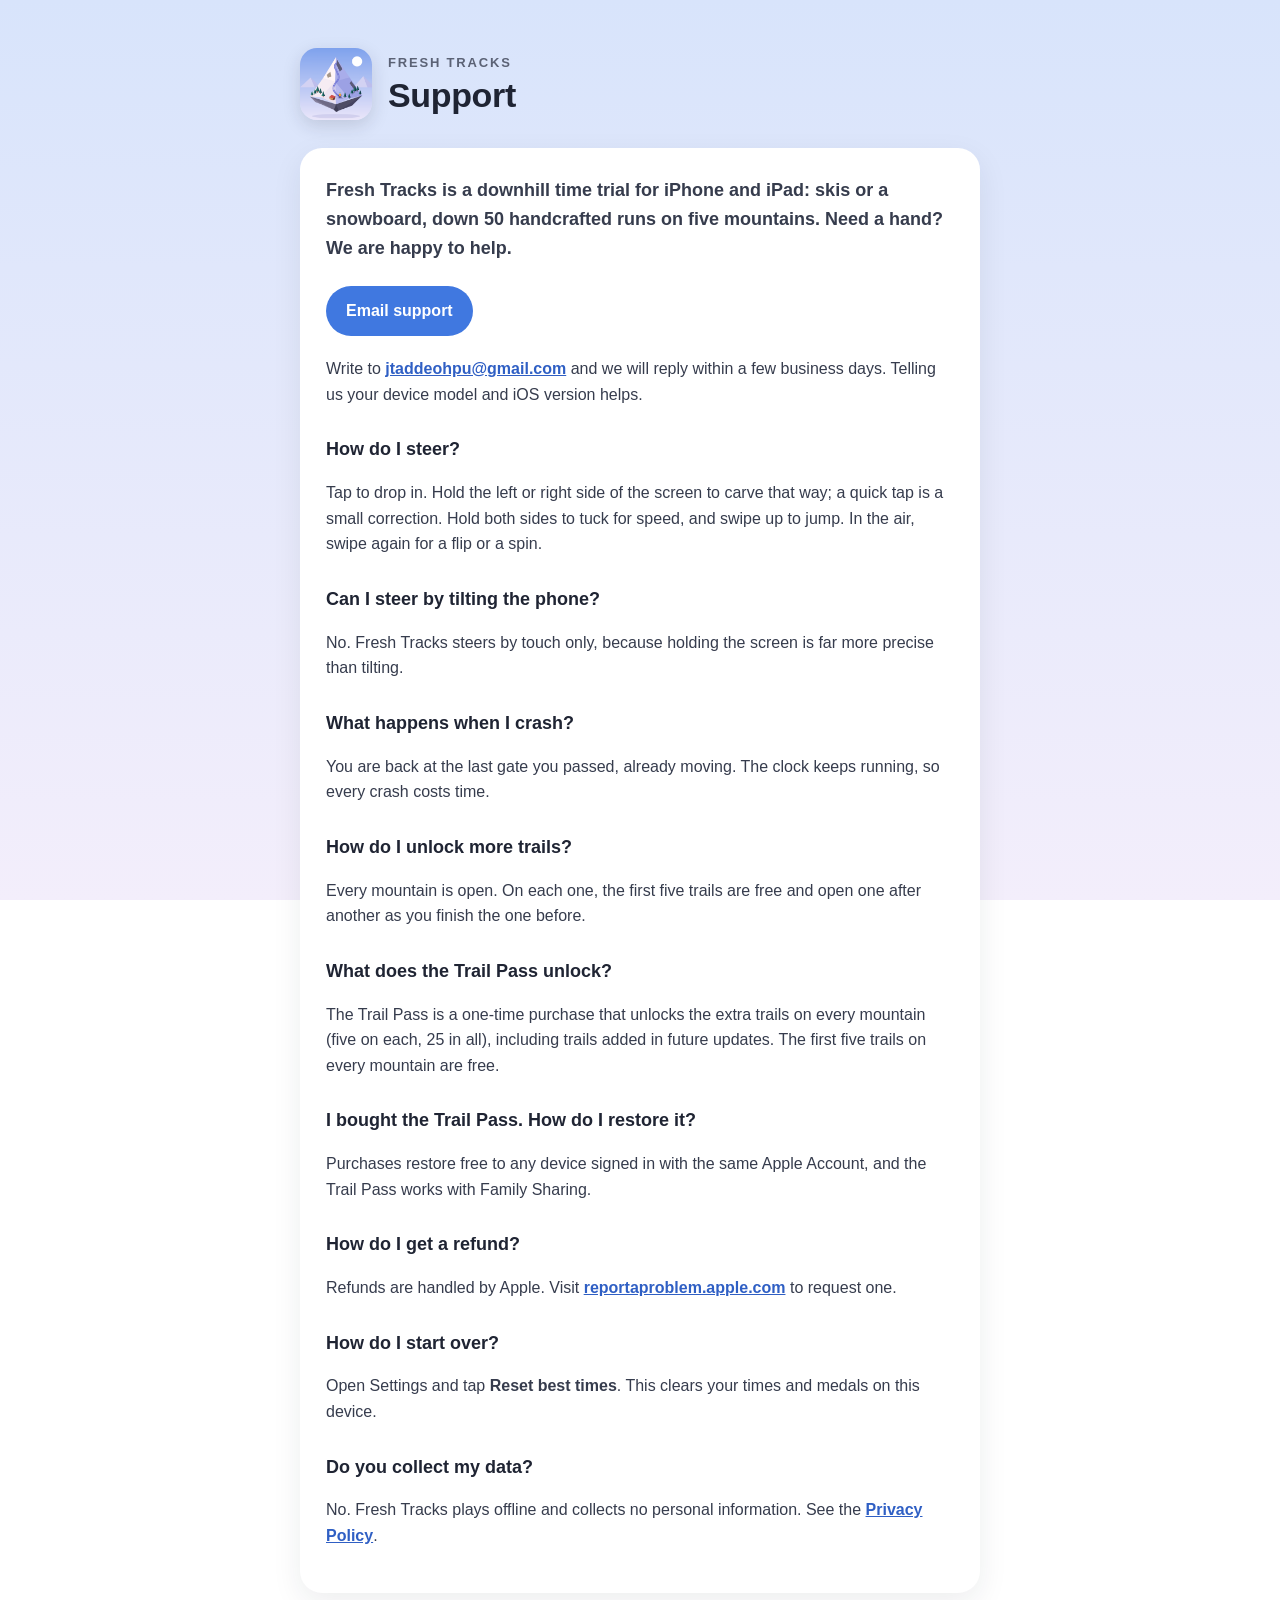
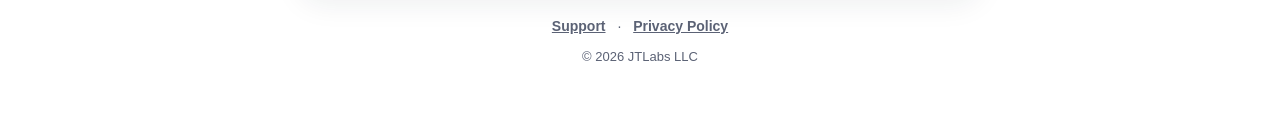
<file: index.html>
<!doctype html>
<html lang="en">
<head>
<meta charset="utf-8">
<meta name="viewport" content="width=device-width, initial-scale=1">
<title>Fresh Tracks · Support</title>
<link rel="icon" href="app-icon.png">
<link rel="stylesheet" href="style.css">
</head>
<body>
<div class="wrap">
<header>
  <img src="app-icon.png" alt="Fresh Tracks app icon">
  <div><div class="brand">Fresh Tracks</div><h1>Support</h1></div>
</header>
<div class="card">
<p class="lead">Fresh Tracks is a downhill time trial for iPhone and iPad: skis or a snowboard, down 50 handcrafted runs on five mountains. Need a hand? We are happy to help.</p>
<a class="btn" href="mailto:jtaddeohpu@gmail.com?subject=Fresh%20Tracks%20Support">Email support</a>
<p>Write to <a href="mailto:jtaddeohpu@gmail.com">jtaddeohpu@gmail.com</a> and we will reply within a few business days. Telling us your device model and iOS version helps.</p>

<h2>How do I steer?</h2>
<p>Tap to drop in. Hold the left or right side of the screen to carve that way; a quick tap is a small correction. Hold both sides to tuck for speed, and swipe up to jump. In the air, swipe again for a flip or a spin.</p>

<h2>Can I steer by tilting the phone?</h2>
<p>No. Fresh Tracks steers by touch only, because holding the screen is far more precise than tilting.</p>

<h2>What happens when I crash?</h2>
<p>You are back at the last gate you passed, already moving. The clock keeps running, so every crash costs time.</p>

<h2>How do I unlock more trails?</h2>
<p>Every mountain is open. On each one, the first five trails are free and open one after another as you finish the one before.</p>

<h2>What does the Trail Pass unlock?</h2>
<p>The Trail Pass is a one-time purchase that unlocks the extra trails on every mountain (five on each, 25 in all), including trails added in future updates. The first five trails on every mountain are free.</p>

<h2>I bought the Trail Pass. How do I restore it?</h2>
<p>Purchases restore free to any device signed in with the same Apple Account, and the Trail Pass works with Family Sharing.</p>

<h2>How do I get a refund?</h2>
<p>Refunds are handled by Apple. Visit <a href="https://reportaproblem.apple.com">reportaproblem.apple.com</a> to request one.</p>

<h2>How do I start over?</h2>
<p>Open Settings and tap <strong>Reset best times</strong>. This clears your times and medals on this device.</p>

<h2>Do you collect my data?</h2>
<p>No. Fresh Tracks plays offline and collects no personal information. See the <a href="privacy-policy.html">Privacy Policy</a>.</p>
</div>
<nav><a href="index.html">Support</a> · <a href="privacy-policy.html">Privacy Policy</a></nav>
<footer>© 2026 JTLabs LLC</footer>
</div>
</body>
</html>
</file>
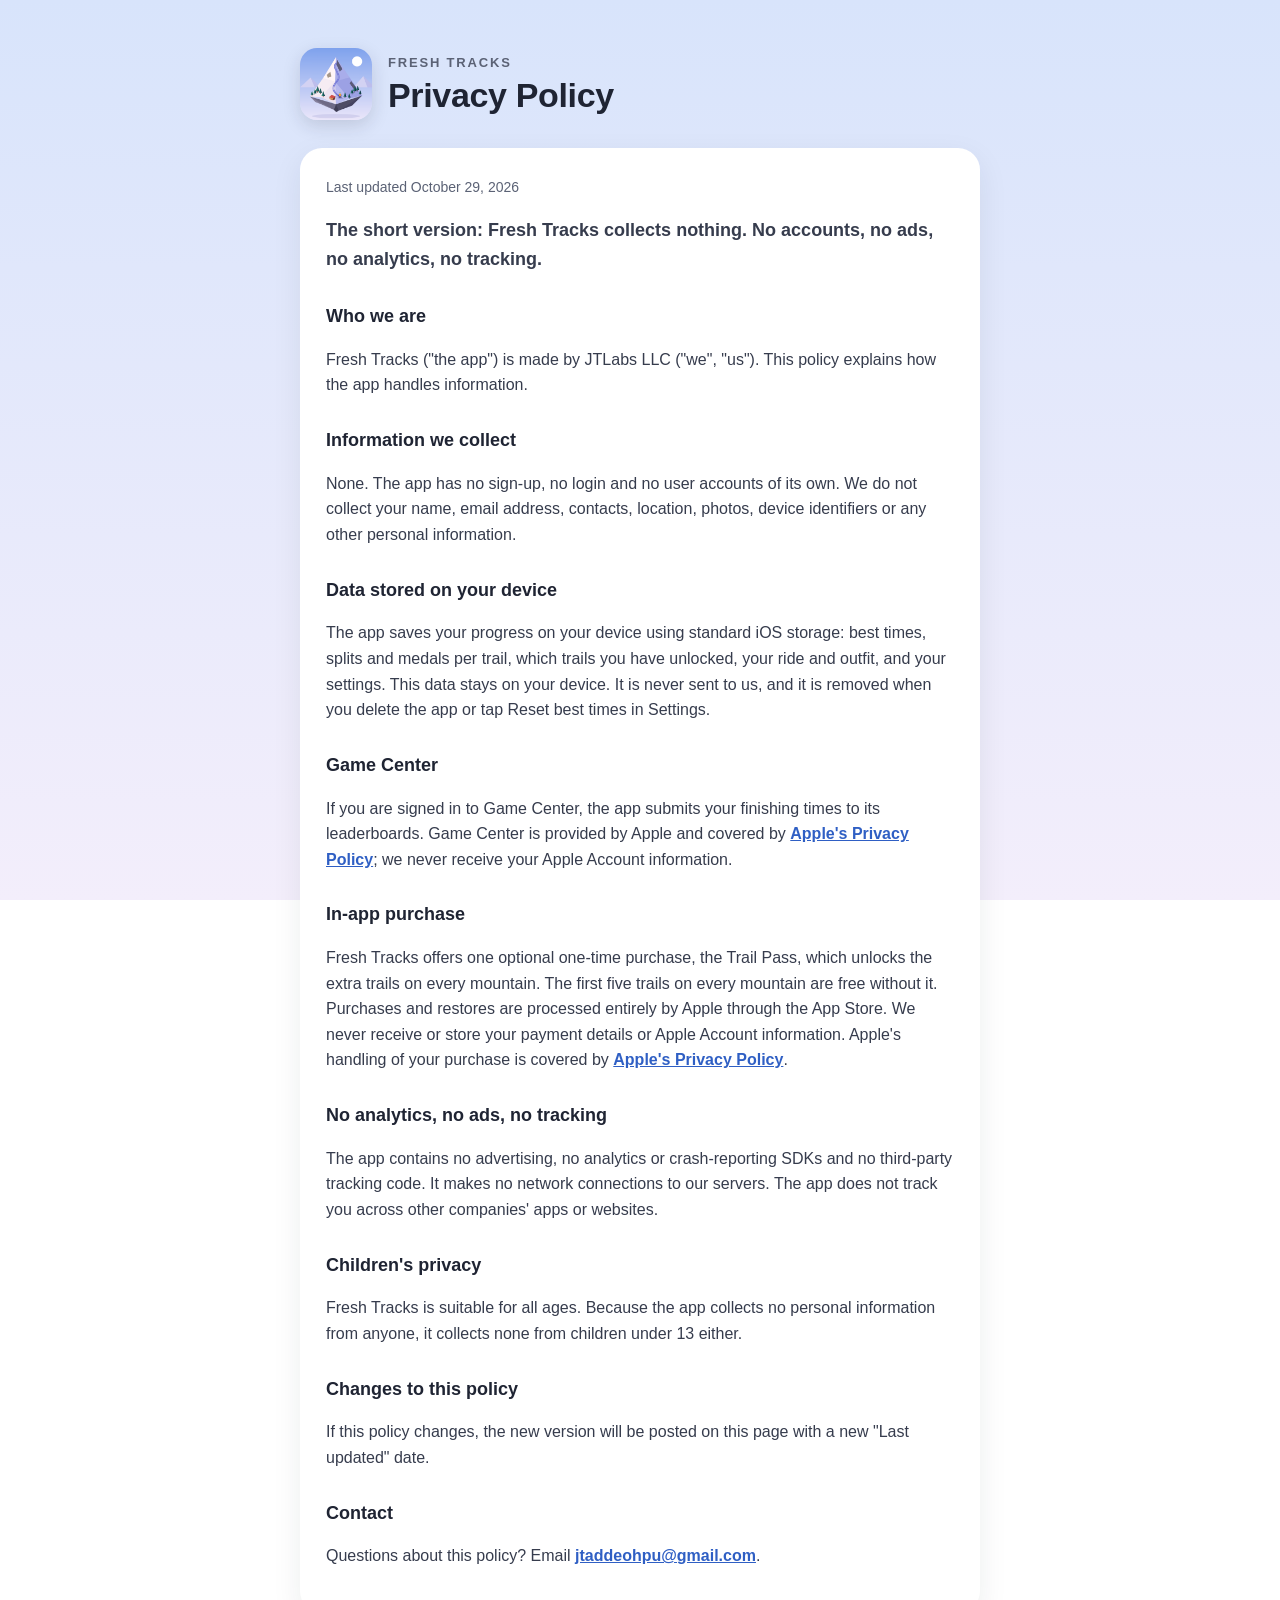
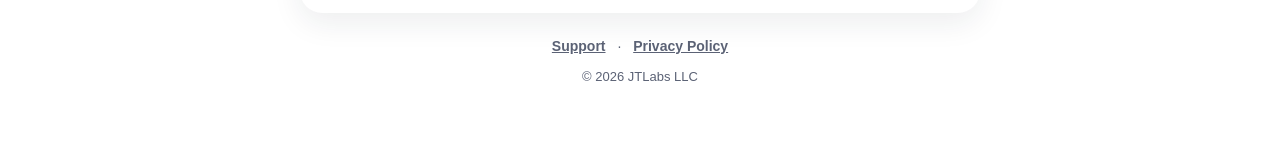
<file: privacy-policy.html>
<!doctype html>
<html lang="en">
<head>
<meta charset="utf-8">
<meta name="viewport" content="width=device-width, initial-scale=1">
<title>Fresh Tracks · Privacy Policy</title>
<link rel="icon" href="app-icon.png">
<link rel="stylesheet" href="style.css">
</head>
<body>
<div class="wrap">
<header>
  <img src="app-icon.png" alt="Fresh Tracks app icon">
  <div><div class="brand">Fresh Tracks</div><h1>Privacy Policy</h1></div>
</header>
<div class="card">
<p class="updated">Last updated October 29, 2026</p>
<p class="lead">The short version: Fresh Tracks collects nothing. No accounts, no ads, no analytics, no tracking.</p>

<h2>Who we are</h2>
<p>Fresh Tracks ("the app") is made by JTLabs LLC ("we", "us"). This policy explains how the app handles information.</p>

<h2>Information we collect</h2>
<p>None. The app has no sign-up, no login and no user accounts of its own. We do not collect your name, email address, contacts, location, photos, device identifiers or any other personal information.</p>


<h2>Data stored on your device</h2>
<p>The app saves your progress on your device using standard iOS storage: best times, splits and medals per trail, which trails you have unlocked, your ride and outfit, and your settings. This data stays on your device. It is never sent to us, and it is removed when you delete the app or tap Reset best times in Settings.</p>

<h2>Game Center</h2>
<p>If you are signed in to Game Center, the app submits your finishing times to its leaderboards. Game Center is provided by Apple and covered by <a href="https://www.apple.com/legal/privacy/">Apple's Privacy Policy</a>; we never receive your Apple Account information.</p>

<h2>In-app purchase</h2>
<p>Fresh Tracks offers one optional one-time purchase, the Trail Pass, which unlocks the extra trails on every mountain. The first five trails on every mountain are free without it. Purchases and restores are processed entirely by Apple through the App Store. We never receive or store your payment details or Apple Account information. Apple's handling of your purchase is covered by <a href="https://www.apple.com/legal/privacy/">Apple's Privacy Policy</a>.</p>

<h2>No analytics, no ads, no tracking</h2>
<p>The app contains no advertising, no analytics or crash-reporting SDKs and no third-party tracking code. It makes no network connections to our servers. The app does not track you across other companies' apps or websites.</p>

<h2>Children's privacy</h2>
<p>Fresh Tracks is suitable for all ages. Because the app collects no personal information from anyone, it collects none from children under 13 either.</p>

<h2>Changes to this policy</h2>
<p>If this policy changes, the new version will be posted on this page with a new "Last updated" date.</p>

<h2>Contact</h2>
<p>Questions about this policy? Email <a href="mailto:jtaddeohpu@gmail.com">jtaddeohpu@gmail.com</a>.</p>
</div>
<nav><a href="index.html">Support</a> · <a href="privacy-policy.html">Privacy Policy</a></nav>
<footer>© 2026 JTLabs LLC</footer>
</div>
</body>
</html>
</file>
<file: style.css>
:root{--sky:#d8e4fb;--sky2:#f3eefb;--ink:#1f2433;--muted:#5b6275;--card:#ffffff;--accent:#4078e0;--gold:#f5bd38}
*{box-sizing:border-box}
body{margin:0;font-family:-apple-system,BlinkMacSystemFont,"SF Pro Text","Helvetica Neue",Arial,sans-serif;color:var(--ink);background:linear-gradient(180deg,var(--sky) 0%,var(--sky2) 100%) fixed;line-height:1.6;-webkit-font-smoothing:antialiased}
.wrap{max-width:720px;margin:0 auto;padding:48px 20px 64px}
header{display:flex;align-items:center;gap:16px;margin-bottom:28px}
header img{width:72px;height:72px;border-radius:17px;box-shadow:0 6px 18px rgba(31,36,51,.15)}
.brand{font-weight:800;letter-spacing:.14em;font-size:13px;color:var(--muted);text-transform:uppercase}
h1{margin:2px 0 0;font-size:34px;line-height:1.15;letter-spacing:-.01em}
.card{background:var(--card);border-radius:22px;padding:28px 26px;box-shadow:0 10px 30px rgba(31,36,51,.08)}
.lead{font-size:18px;font-weight:600;margin-top:0}
h2{font-size:18px;margin:28px 0 6px}
p,li{color:#363c4d}
.updated{color:var(--muted);font-size:14px;margin:0 0 18px}
a{color:#2f5fc4;font-weight:600}
.btn{display:inline-block;background:var(--accent);color:#fff;text-decoration:none;padding:12px 20px;border-radius:999px;font-weight:700;margin:6px 0 4px}
nav{margin-top:22px;font-size:14px;color:var(--muted);text-align:center}
nav a{color:var(--muted);margin:0 8px}
footer{margin-top:10px;font-size:13px;color:var(--muted);text-align:center}
</file>
